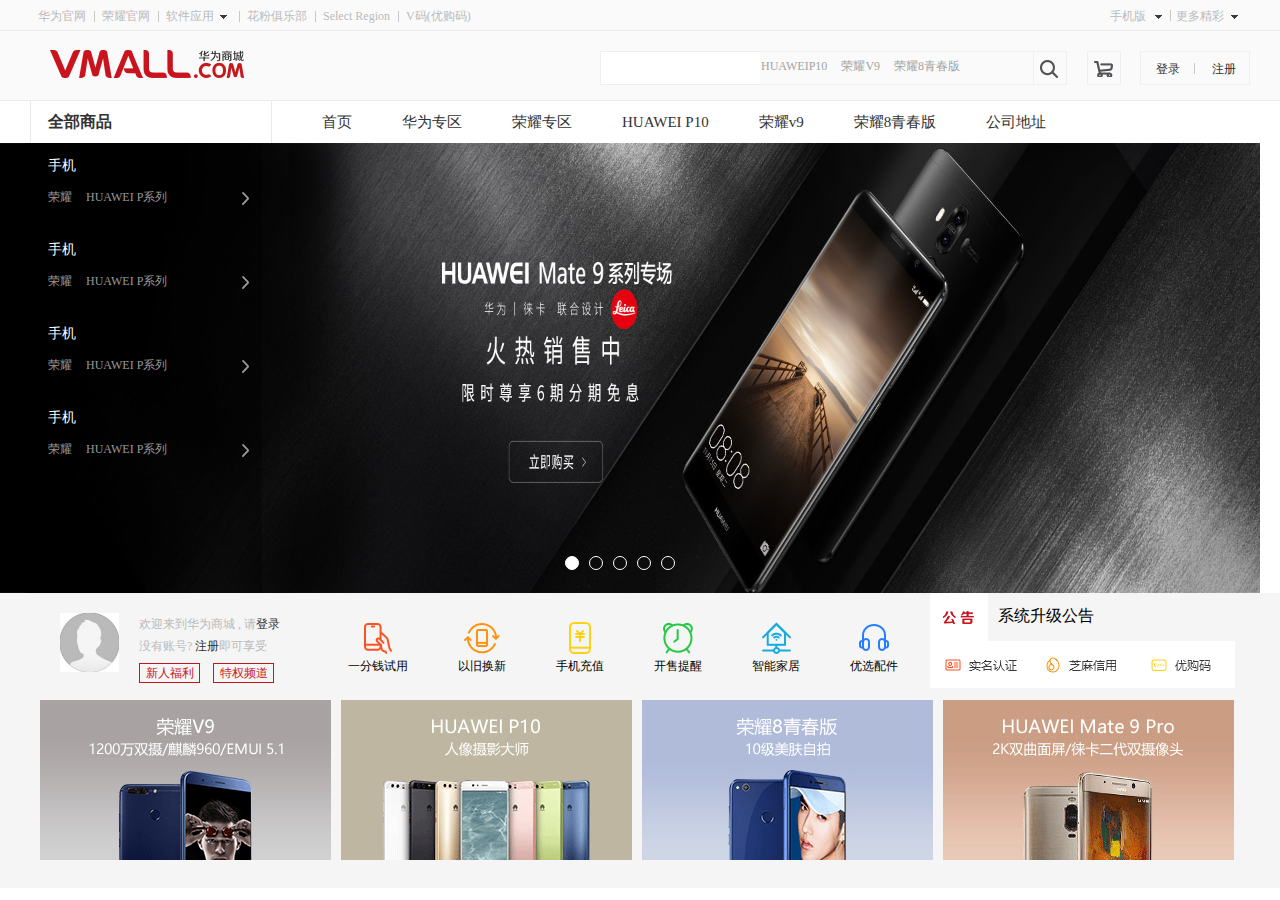
<file: 华为/index.html>
<!DOCTYPE html>
<html>
	<head>
		<meta charset="UTF-8">
		<!--<meta name="viewport" content="width=device-width, user-scalable=no, initial-scale=1.0, maximum-scale=1.0, minimum-scale=1.0" />-->	
		
		<title></title>
		<link rel="stylesheet" type="text/css" href="css/public.css"/>
		<link rel="stylesheet" type="text/css" href="css/index.css"/>
		
		
	</head>
	<body>
		<div class="header clear">
			<div class="h_left fl">
				<ul>
					<li class="hw" style="background: none;"><a href="javascript:void(0)">华为官网</a></li>
					<li><a href="javascript:void(0)">荣耀官网</a></li>
					<li class="nav" >
						<a href="javascript:void(0)">软件应用</a>
						<span class="tllog"></span>
						<ul class="sw">
							<li><a href="javascript:void(0)">EMUI</a></li>
							<li><a href="javascript:void(0)">应用市场</a></li>
							<li><a href="javascript:void(0)">云服务</a></li>
							<li><a href="seach.html">天气查询</a></li>
						</ul>
					</li>
					<li><a href="javascript:void(0)">花粉俱乐部</a></li>
					<li><a href="javascript:void(0)">Select Region</a></li>
					<li><a href="javascript:void(0)">V码(优购码)</a></li>
				</ul>
			</div>
			<!--header右边-->
			<div class="h_rigth fr">
				<ul>
					<li class="phone"><a href="javascript:void(0)">手机版</a><span></span></li>
					<li class="jc"><a href="javascript:void(0)">更多精彩</a><span></span></li>
					
				</ul>	
			</div>
		</div>
		<!--main-->
		<div class="main clear">
			<img class="fl main_left" src="img/main/logo20170312023120.png" alt="" />
			<div class="fr main_right clear">
				<div class="btn fl clear">
					<input class="search fl" type="text"/>
					<div class="icon">
					<a class="icon1" href="javascript:void(0)">HUAWEIP10</a>
					<a class="icon2" href="javascript:void(0)">荣耀V9</a>
					<a class="icon3" href="javascript:void(0)">荣耀8青春版</a>
					</div>
					
					<div class="btn_box"><div class="btn_click fr"></div></div>
				</div>
				<div class="shopping fl">
					<a href="javascript:void(0)"></a>
				</div>
				<div class="login fl">
					<!--登录/注册-->
					<span class="l_l"><a href="javascript:void(0)">登录</a></span>
					<span class="l_z"><a href="javascript:void(0)">注册</a></span>
				</div>
			</div>
		</div>
		<!--商品/轮播-->
		<div class="goods clear">
			
			<div class="goods_top clear fl">
				<div class="all_goods fl">
					<a href="javascript:void(0)">全部商品</a>
				</div>
				<div class="index_goods fl">
					<ul>
						<li><a href="javascript:void(0)">首页</a></li>
						<li><a href="javascript:void(0)">华为专区</a></li>
						<li><a href="javascript:void(0)">荣耀专区</a></li>
						<li><a href="javascript:void(0)">HUAWEI P10</a></li>
						<li><a href="longceng.html">荣耀v9</a></li>
						<li><a href="javascript:void(0)">荣耀8青春版</a></li>
						<li><a href="map.html">公司地址</a></li>
					</ul>
				</div>
			</div>
			<!--轮播-->
			<div class="lunbo">
				<ul class="ul_move clear">
					<li class="active"><img src="img/goods/1.jpg" alt="" /></li>
					<li><img src="img/goods/2.jpg" alt="" /></li>
					<li><img src="img/goods/3.jpg" alt="" /></li>
					<li><img src="img/goods/4.jpg" alt="" /></li>
					<li><img src="img/goods/5.jpg" alt="" /></li>
				</ul>
				<!--round-->
				<div class="round">
				<ul>
					<li class="active"></li>
					<li></li>
					<li></li>
					<li></li>
					<li></li>
				</ul>
			</div>
				<!--左边商品-->
			<div class="sort">
				<div class="s_one">
					<p class="s_phone">手机</p>
					<p class="s_title">
						<a class="s_title1" href="javascript:void(0)">荣耀</a>
						<a href="javascript:void(0)">HUAWEI P系列</a>
						<a class="s_a" href="javascript:void(0)"></a>
					</p>
					<!--展示列表-->
					<div class="list">
						<div class="l_p">
							<a class="" href="javascript:void(0)">浏览手机频道</a>
							<a class="l_s"></a>
						</div>
						<div class="l_brand">
							<ul>
								<li>荣耀</li>
								<li>HUAWEI P系列</li>
								<li>畅玩</li>
								<li>HUAWEI Mate系列</li>
								<li>HUAWEI Nova系列</li>
								<li>华为 G系列</li>
								<li>华为畅享系列</li>
								<li>合约机</li>
							</ul>
						</div>
						<!--img-->
						<div class="l_img">
							<ul>
								<li>
									<img src="img/goods/p1.jpg" alt="" />
									<p class="l_img_p">HUAWEI P10</p>
									<p class="l_img_red">￥ 4288</p>
								</li>
								<li>
									<img src="img/goods/p2.jpg" alt="" />
									<p class="l_img_p">HUAWEI P10</p>
									<p class="l_img_red">￥ 4288</p>
								</li>
								<li>
									<img src="img/goods/p3.jpg" alt="" />
									<p class="l_img_p">HUAWEI P10</p>
									<p class="l_img_red">￥ 4288</p>
								</li>
								<li>
									<img src="img/goods/p4.jpg" alt="" />
									<p class="l_img_p">HUAWEI P10</p>
									<p class="l_img_red">￥ 4288</p>
								</li>
							</ul>
						</div>
					</div>
				</div>
				<!--2-->
				<div class="s_one">
					<p class="s_phone">手机</p>
					<p class="s_title">
						<a class="s_title1" href="javascript:void(0)">荣耀</a>
						<a href="javascript:void(0)">HUAWEI P系列</a>
						<a class="s_a" href="javascript:void(0)"></a>
					</p>
					<!--展示列表-->
					<div class="list list2">
						<div class="l_p">
							<a class="" href="javascript:void(0)">浏览手机频道</a>
							<a class="l_s"></a>
						</div>
						<div class="l_brand">
							<ul>
								<li>荣耀</li>
								<li>HUAWEI P系列</li>
								<li>畅玩</li>
								<li>HUAWEI Mate系列</li>
								<li>HUAWEI Nova系列</li>
								<li>华为 G系列</li>
								<li>华为畅享系列</li>
								<li>合约机</li>
							</ul>
						</div>
						<!--img-->
						<div class="l_img">
							<ul>
								<li>
									<img src="img/goods/b1.jpg" alt="" />
									<p class="l_img_p">HUAWEI P10</p>
									<p class="l_img_red">￥ 4288</p>
								</li>
								<li>
									<img src="img/goods/b2.jpg" alt="" />
									<p class="l_img_p">HUAWEI P10</p>
									<p class="l_img_red">￥ 4288</p>
								</li>
								<li>
									<img src="img/goods/b3.jpg" alt="" />
									<p class="l_img_p">HUAWEI P10</p>
									<p class="l_img_red">￥ 4288</p>
								</li>
								<li>
									<img src="img/goods/b4.jpg" alt="" />
									<p class="l_img_p">HUAWEI P10</p>
									<p class="l_img_red">￥ 4288</p>
								</li>
							</ul>
						</div>
					</div>
				</div>
				<!--2-->
				<!--3-->
				<div class="s_one">
					<p class="s_phone">手机</p>
					<p class="s_title">
						<a class="s_title1" href="javascript:void(0)">荣耀</a>
						<a href="javascript:void(0)">HUAWEI P系列</a>
						<a class="s_a" href="javascript:void(0)"></a>
					</p>
					<!--展示列表-->
					<div class="list list3">
						<div class="l_p">
							<a class="" href="javascript:void(0)">浏览手机频道</a>
							<a class="l_s"></a>
						</div>
						<div class="l_brand">
							<ul>
								<li>荣耀</li>
								<li>HUAWEI P系列</li>
								<li>畅玩</li>
								<li>HUAWEI Mate系列</li>
								<li>HUAWEI Nova系列</li>
								<li>华为 G系列</li>
								<li>华为畅享系列</li>
								<li>合约机</li>
							</ul>
						</div>
						<!--img-->
						<div class="l_img">
							<ul>
								<li>
									<img src="img/goods/bs1.jpg" alt="" />
									<p class="l_img_p">HUAWEI P10</p>
									<p class="l_img_red">￥ 4288</p>
								</li>
								<li>
									<img src="img/goods/bs2.jpg" alt="" />
									<p class="l_img_p">HUAWEI P10</p>
									<p class="l_img_red">￥ 4288</p>
								</li>
								<li>
									<img src="img/goods/bs3.jpg" alt="" />
									<p class="l_img_p">HUAWEI P10</p>
									<p class="l_img_red">￥ 4288</p>
								</li>
								<li>
									<img src="img/goods/bs4.jpg" alt="" />
									<p class="l_img_p">HUAWEI P10</p>
									<p class="l_img_red">￥ 4288</p>
								</li>
							</ul>
						</div>
					</div>
				</div>
				<!--3-->
				<!--4-->
				<div class="s_one">
					<p class="s_phone">手机</p>
					<p class="s_title">
						<a class="s_title1" href="javascript:void(0)">荣耀</a>
						<a href="javascript:void(0)">HUAWEI P系列</a>
						<a class="s_a" href="javascript:void(0)"></a>
					</p>
					<!--展示列表-->
					<div class="list list4">
						<div class="l_p">
							<a class="" href="javascript:void(0)">浏览手机频道</a>
							<a class="l_s"></a>
						</div>
						<div class="l_brand">
							<ul>
								<li>荣耀</li>
								<li>HUAWEI P系列</li>
								<li>畅玩</li>
								<li>HUAWEI Mate系列</li>
								<li>HUAWEI Nova系列</li>
								<li>华为 G系列</li>
								<li>华为畅享系列</li>
								<li>合约机</li>
							</ul>
						</div>
						<!--img-->
						<div class="l_img">
							<ul>
								<li>
									<img src="img/goods/f1 (1).jpg" alt="" />
									<p class="l_img_p">HUAWEI P10</p>
									<p class="l_img_red">￥ 4288</p>
								</li>
								<li>
									<img src="img/goods/f1 (2).jpg" alt="" />
									<p class="l_img_p">HUAWEI P10</p>
									<p class="l_img_red">￥ 4288</p>
								</li>
								<li>
									<img src="img/goods/f1 (3).jpg" alt="" />
									<p class="l_img_p">HUAWEI P10</p>
									<p class="l_img_red">￥ 4288</p>
								</li>
								<li>
									<img src="img/goods/f1 (1).png" alt="" />
									<p class="l_img_p">HUAWEI P10</p>
									<p class="l_img_red">￥ 4288</p>
								</li>
							</ul>
						</div>
					</div>
				</div>
				<!--4-->
			</div>
			
			
			</div>
			<!--轮播-->
			
		</div>
		<!--content-->
		<div class="content">
			<div class="c_top clear">
				<div class="zhuce fl clear">
					<img src="img/main/img88.jpg" class="fl" alt="" />
					<div class="z_r fl">
						<p class="z_p1">欢迎来到华为商城 , 请<a href="javascript:void(0)">登录</a></p>
						<p class="z_p2">没有账号? <a href="javascript:void(0)">注册</a>即可享受</p>
						<div class="z_b clear">
							<span class="z_b1 fl">新人福利</span>
							<span class="fl">特权频道</span>
						</div>
					</div>
				</div>
				<div class="icons fl">
					<ul>
						<li style="margin-left: 20px;">
							<img src="img/main/6.png" alt="" />
							<p>一分钱试用</p>
						</li>
						<li><img src="img/main/2.png" alt="" />
						<p>以旧换新</p>
						</li>
						<li><img src="img/main/1.png" alt="" />
						<p>手机充值</p>
						</li>
						<li><img src="img/main/5.png" alt="" />
						<p>开售提醒</p>
						</li>
						<li><img src="img/main/3.png" alt="" />
						<p>智能家居</p>
						</li>
						<li style="padding-right: 0;"><img src="img/main/4.png" alt="" />
						<p>优选配件</p>
						</li>
					</ul>
				</div>
				<div class="gonggao fl">
					<div class="wufeng clear">
						<div class="fl"><img src="img/title.gif" alt="" /></div>
						<div class="fl scolls">
							<ul>
								<li>系统升级公告</li>
								<li>荣耀绅士节</li>
								<li>华为畅享7 Plus首发公告</li>
								<li>1分钱试用 家庭产品专场</li>
								<li>华为畅享7 Plus 以旧换新</li>
							</ul>
						</div>
					</div>
					<div>
						<img src="img/wufeng.gif" alt="" />
					</div>
				</div>
			</div>
			<div class="fangdajing">
				<ul>
					<li><a href="blow .html"><img src="img/main/dangdajing1.gif" alt="" /></a></li>
					<li><img src="img/main/fangdajing2.gif" alt="" /></li>
					<li><img src="img/main/fangdajing3.gif" alt="" /></li>
					<li style="margin-right: 0;"><img src="img/main/fangdajing4.gif" alt="" /></li>
				</ul>
			</div>
		</div>
		
		<script src="jquery-3.1.1.js"></script>
		<script src="js/index.js"></script>
	</body>
</html>
</file>
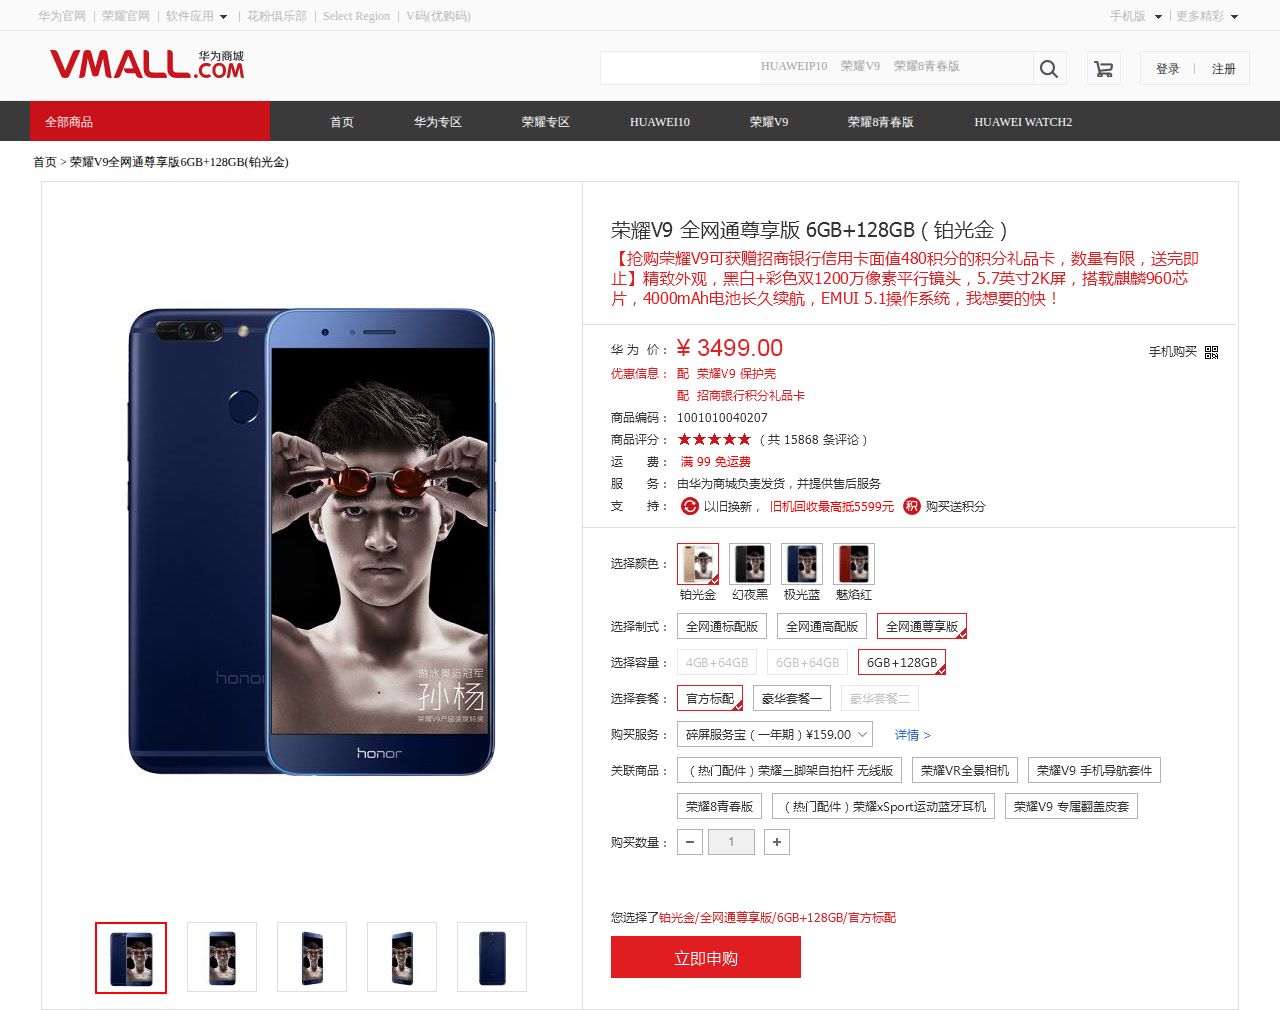
<file: 华为/blow .html>
<!DOCTYPE html>
<html>
	<head>
		<meta charset="UTF-8">
		<title></title>
		<link rel="stylesheet" type="text/css" href="css/blow.css"/>
		<link rel="stylesheet" href="css/public.css" />
		
	</head>
	<body>
			<div class="header clear">
			<div class="h_left fl">
				<ul>
					<li class="hw" style="background: none;"><a href="javascript:void(0)">华为官网</a></li>
					<li><a href="javascript:void(0)">荣耀官网</a></li>
					<li class="nav" >
						<a href="javascript:void(0)">软件应用</a>
						<span class="tllog"></span>
						<ul class="sw">
							<li><a href="javascript:void(0)">EMUI</a></li>
							<li><a href="javascript:void(0)">应用市场</a></li>
							<li><a href="javascript:void(0)">云服务</a></li>
							<li><a href="javascript:void(0)">开发者联盟</a></li>
						</ul>
					</li>
					<li><a href="javascript:void(0)">花粉俱乐部</a></li>
					<li><a href="javascript:void(0)">Select Region</a></li>
					<li><a href="javascript:void(0)">V码(优购码)</a></li>
				</ul>
			</div>
			<!--header右边-->
			<div class="h_rigth fr">
				<ul>
					<li class="phone"><a href="javascript:void(0)">手机版</a><span></span></li>
					<li class="jc"><a href="javascript:void(0)">更多精彩</a><span></span></li>
					
				</ul>	
			</div>
		</div>
		<!--main-->
		<div class="main clear">
			<img class="fl main_left" src="img/main/logo20170312023120.png" alt="" />
			<div class="fr main_right clear">
				<div class="btn fl clear">
					<input class="search fl" type="text"/>
					<div class="icon">
					<a class="icon1" href="javascript:void(0)">HUAWEIP10</a>
					<a class="icon2" href="javascript:void(0)">荣耀V9</a>
					<a class="icon3" href="javascript:void(0)">荣耀8青春版</a>
					</div>
					
					<div class="btn_box"><div class="btn_click fr"></div></div>
				</div>
				<div class="shopping fl">
					<a href="javascript:void(0)"></a>
				</div>
				<div class="login fl">
					<!--登录/注册-->
					<span class="l_l"><a href="javascript:void(0)">登录</a></span>
					<span class="l_z"><a href="javascript:void(0)">注册</a></span>
				</div>
			</div>
		</div>
		<!--导航-->
		<div class="nav_list">
			<ul>
				<li>
					<ul class="shop">
						<li><a href="javascript:void(0)">全部商品</a></li>
					</ul>
				</li>
				<li><a href="javascript:void(0)">首页</a></li>
				<li><a href="javascript:void(0)">华为专区</a></li>
				<li><a href="javascript:void(0)">荣耀专区</a></li>
				<li><a href="javascript:void(0)">HUAWEI10</a></li>
				<li><a href="javascript:void(0)">荣耀V9</a></li>
				<li><a href="javascript:void(0)">荣耀8青春版</a></li>
				<li><a href="javascript:void(0)">HUAWEI WATCH2</a></li>
			</ul>
		</div>
		<!--放大镜-->
		<div class="big">
			<p>首页 > 荣耀V9全网通尊享版6GB+128GB(铂光金)</p>
			<div class="big_box clear">
				<div class="b_left fl">
					<div class="small">
						
						<ul class="move">
							<div class="mask"></div>
							<li class="active"><img  src="img/big/b1.jpg" alt="" /></li>
							<li><img src="img/big/b2.jpg" alt="" /></li>
							<li><img src="img/big/b3.jpg" alt="" /></li>
							<li><img src="img/big/b4.jpg" alt="" /></li>
							<li><img src="img/big/b5.jpg" alt="" /></li>
						</ul>
						
					</div>
					<div class="big_imgs">
						<ul>
							<li><img src="img/big/b1.jpg" alt="" /></li>	
							<li><img src="img/big/b2.jpg" alt="" /></li>
							<li><img src="img/big/b3.jpg" alt="" /></li>
							<li><img src="img/big/b4.jpg" alt="" /></li>
							<li><img src="img/big/b5.jpg" alt="" /></li>
						</ul>
					</div>	
					<div class="option">
						<ul>
							<li class="borders"><img src="img/big/s_1 (3).jpg" alt="" /></li>
							<li><img src="img/big/s_1 (2).jpg" alt="" /></li>
							<li><img src="img/big/s_1 (7).jpg" alt="" /></li>
							<li><img src="img/big/s_1 (9).jpg" alt="" /></li>
							<li><img src="img/big/s_1 (1).jpg" alt="" /></li>					
						</ul>
					</div>
				</div>
				<div class="b_right fl">
					<img src="img/louceng/bgs.gif" alt="" />
				</div>
			</div>
		</div>
		<script src="jquery-3.1.1.js"></script>
		<script src="js/index.js"></script>
		<script src="js/blow.js"></script>
	</body>
</html>
</file>
<file: 华为/css/public.css>
html,body,div,p,h1,h2,h3,h4,p,img,ul,ol{
	padding: 0;
	margin: 0;
}
li{
	list-style: none;
}
img{
	border: none;
	vertical-align: middle;
}
input{
	outline: none;
}
a{
	font-family:"microsoft yahei";
	text-decoration: none;
	font-size: 12px;
	color: #333333;
}
em{
	font-style: normal;
}
.fl{
	float:left;
}
.fr{
	float: right;
}

.clear:after{
	content: "";
	display: block;
	clear: both;
	height: 0;
	overflow: hidden;
	visibility: hidden;
}
</file>
<file: 华为/css/index.css>
.header {
	width: 100%;
	height: 30px;
	border-bottom: 1px solid #eaeaea;
	background: #fafafa;
	line-height: 30px;
}

.h_left {
	width: 475px;
	padding-left: 30px;
}

.h_left ul li {
	float: left;
	padding: 0 8px;
	background: url(../img2/twig.gif) no-repeat 0 11px;
}

.nav ul li {
	float: none;
	background: none;
}

.h_left ul li a {
	font-size: 12px;
	color: #bbbbbb;
}

.nav {
	width: 65px;
	position: relative;
}

.tllog {
	position: absolute;
	width: 7px;
	height: 4px;
	display: block;
	right: 12px;
	top: 15px;
	background: url(../img/icon2.png) no-repeat -14px 0;
}

.sw {
	z-index: 2;
	position: absolute;
	background: white;
	left: -1px;
	width: 80px;
	display: none;
	background: white;
	border: 1px solid #eaeaea;
}

.sw li {
	height: 30px;
	width: 80px;
}


/*header 右边*/

.h_rigth {
	width: 140px;
	height: 30px;
	margin-right: 30px;
}

.h_rigth li {
	float: left;
}

.h_rigth li a {
	color: #bbbbbb;
}

.phone {
	padding-right: 25px;
	position: relative;
	background: url(../img2/twig.gif) no-repeat right center;
}

.phone span {
	position: absolute;
	width: 7px;
	height: 4px;
	top: 15px;
	left: 45px;
	background: url(../img/icon2.png) no-repeat -14px 0;
}

.jc {
	margin-left: 5px;
	padding-right: 12px;
	position: relative;
}

.jc span {
	position: absolute;
	width: 7px;
	height: 4px;
	background: url(../img/icon2.png) no-repeat -14px 0;
	top: 15px;
	left: 55px;
}


/*main*/

.main {
	width: 100%;
	height: 69px;
	border-bottom: 1px solid #eaeaea;
	background: #fafafa;
}

.main_left {
	margin-left: 30px;
}

.main_right {
	margin-right: 30px;
	width: 650px;
	height: 69px;
	/*background: red;*/
}


/*btn*/

.btn {
	width: 465px;
	height: 32px;
	border: 1px solid #eeeeee;
	margin-top: 20px;
	position: relative;
}

.search {
	width: 433;
	height: 30px;
	border: none;
	/*color:#eeeeee ;*/
	font-size: 12px;
}

.icon {
	position: absolute;
	left: 160px;
	top: 4px;
	display: block;
}

.icon a {
	margin-right: 10px;
	color: #a3a3a3;
}

.btn_box {
	width: 32px;
	height: 32px;
	border-left: 1px solid #eeeeee;
	float: right;
}


/*.btn_box:hover{
	background-color: black;
	background: url(../img/icon11.png) no-repeat 0 0;
	background-position: ;
}*/

.btn_click {
	width: 18px;
	height: 18px;
	margin-top: 8px;
	margin-right: 8px;
	/*border-left:1px solid red;*/
	background: url(../img/icon11.png) no-repeat -18px 0;
}

.shopping {
	width: 32px;
	height: 32px;
	border: 1px solid #eeeeee;
	margin-top: 20px;
	margin-left: 20px;
	position: relative;
}

.shopping a {
	display: block;
	width: 19px;
	height: 17px;
	position: absolute;
	left: 6px;
	top: 8px;
	background: url(../img/icon2.png) no-repeat -204px 0;
}

.login {
	width: 108px;
	height: 32px;
	border: 1px solid #eeeeee;
	margin-top: 20px;
	margin-left: 19px;
	line-height: 32px;
}

.l_l {
	display: inline-block;
	width: 54px;
	height: 30px;
	font-size: 12px;
	color: #333333;
	text-align: center;
	background: url(../img2/twig.gif) no-repeat right center;
}

.l_z {
	display: inline-block;
	width: 49px;
	height: 12px;
	font-size: 12px;
	color: #333333;
	text-align: center;
}


/*商品、轮播*/

.goods {
	width: 100%;
	height: 492px;
	/*background: red;*/
}

.goods_top {
	width: 100%;
}

.all_goods {
	width: 30% height: 42px;
	/*border: 1px solid beige;*/
}

.all_goods a {
	font-weight: bold;
	line-height: 42px;
	margin-left: 30px;
	display: block;
	width: 223px;
	padding-left: 17px;
	height: 42px;
	border-left: 1px solid #eaeaea;
	border-right: 1px solid #eaeaea;
	font-size: 16px;
}

.index_goods {
	width: 70%;
	height: 42px;
}

.index_goods ul li {
	float: left;
	margin-left: 50px
}

.index_goods ul li a {
	display: block;
	height: 34px;
	/*border-bottom: 2px solid black;*/
	font-size: 15px;
	line-height: 42px;
}

.lunbo {
	position: relative;
	width: 1260px;
	height: 450px;
	overflow: hidden;
}

.round {
	width: 150px;
	height: 12px;
	position: absolute;
	bottom: 25px;
	left: 50%;
	margin-left: -75px;
	/*z-index: 2;*/
}

.active {
	width: 12px;
	height: 12px;
	background: white;
}

.round li {
	margin-left: 10px;
	width: 12px;
	height: 12px;
	float: left;
	border: 1px solid white;
	border-radius: 50%;
}

.ul_move {
	width: 9999px;
	position: absolute;
}

.ul_move li {
	float: left;
	display: none;
}

.ul_move li.active {
	display: block;
}

.lunbo ul li img {
	width: 1280px;
	height: 450px;
}


/*sort*/

.sort {
	position: absolute;
	width: 214px;
	height: 450px;
	background: #141414;
	background: rgba(0, 0, 0, 0.3);
	padding: 14px 0 20px 48px;
}

.s_phone {
	font-size: 14px;
	color: white;
	margin-bottom: 12px;
}

.s_title a {
	font-size: 12px;
	color: #999999;
}

.s_title {
	position: relative;
}

.s_a {
	position: absolute;
	width: 7px;
	height: 13px;
	display: block;
	background: url(../img/icon2.png) no-repeat -28px 0;
	top: 5px;
	right: 13px;
}

.s_title1 {
	margin-right: 10px;
}


/*列表*/

.s_one {
	position: relative;
	padding-bottom: 35px;
}

.list {
	position: absolute;
	width: 644px;
	height: 450px;
	background: white;
	top: -14px;
	left: 214px;
	display: none;
}

.list2 {
	position: absolute;
	top: -101px;
}

.list3 {
	position: absolute;
	top: -188px;
}

.list4 {
	position: absolute;
	top: -275px;
}

.l_p {
	height: 68px;
	border-bottom: 1px solid #eaeaea;
	padding: 0 28px 0 40px;
	line-height: 68px;
	position: relative;
}

.l_p a {
	font-size: 14px;
	line-height: 68px;
	color: #ca151d;
}

.l_s {
	width: 7px;
	height: 13px;
	right: 15px;
	top: 24px;
	position: absolute;
	background: url(../img/icon2.png) no-repeat -56px 0;
}

.l_brand {
	padding: 40px 0 40px 40px;
	height: 60px;
	border-bottom: 1px solid #eaeaea;
}

.l_brand ul li {
	margin-right: 40px;
	line-height: 30px;
	float: left;
	font-size: 12px;
}

.l_img {
	height: 239px;
	border-bottom: 1px solid #eaeaea;
}

.l_img li {
	float: left;
	width: 160px;
	height: 239px;
	border-right: 1px solid #eaeaea;
}

.l_img li img {
	margin-left: 12px;
	margin-bottom: 18px;
	margin-top: 27px;
	width: 142px !important;
	height: 142px !important;
}

.l_img li p {
	font-size: 10px;
	text-align: center;
}

.l_img_p {
	margin-bottom: 10px;
}

.l_img_red {
	color: red;
}


/*content*/

.content {
	width: 100%;
	height: 295px;
	background: #f5f5f5;
}


/*.c_top{
	width: 100%;
	height: 97px;
}*/

.c_top {
	width: 1200px;
	height: 97px;
	/*background: red;*/
	margin: 0 auto;
	margin-bottom: 10px;
}

.zhuce {
	width: 288px;
	height: 97px;
	/*background: gold;*/
}

.zhuce img {
	width: 59px;
	height: 59px;
	margin-left: 20px;
	margin-top: 20px;
}

.z_r {
	width: 180px;
	height: 97px;
	
	margin-left: 20px;
}

.z_r p {
	font-size: 12px;
	color: #bababa;
}

.z_b span {
	width: 59px;
	height: 18px;
	display: block;
	font-size: 12px;
	border: 1px solid #ca141d;
	color: #ca141d;
	line-height: 18px;
	text-align: center;
}

.z_b span:hover {
	/*background: #ca141d;*/
	color: white;
}

.z_b1 {
	margin-right: 13px;
}

.z_p1 {
	margin-top: 23px;
}

.z_p2 {
	margin-top: 5px;
	margin-bottom: 8px;
}

.icons {
	width: 602px;
	height: 97px;
	/*background: darkolivegreen;*/
}

.icons li {
	float: left;
	padding-right: 50px;
	margin-top: 25px;
	text-align: center;
}

.icons li p {
	font-size: 12px;
}

.icons li p:hover {
	color: #ca141d;
}

.gonggao {
	width: 305px;
	height: 97px;
	/*background: gray;*/
}

.fangdajing {
	width: 1200px;
	height: 160px;
	margin: 0 auto;
}

.fangdajing li {
	float: left;
	margin-right: 10px;
}

.wufeng {
	width: 300px;
	height: 45px;
}

.scolls {
	padding-left: 10px;
	height: 45px;
	width: 220px;
	line-height: 45px;
	overflow: hidden;
}

.scolls:hover {
	color: red;
}
</file>
<file: 华为/css/blow.css>
.header {
	width: 100%;
	height: 30px;
	border-bottom: 1px solid #eaeaea;
	background: #fafafa;
	line-height: 30px;
}

.h_left {
	width: 475px;
	padding-left: 30px;
}

.h_left ul li {
	float: left;
	padding: 0 8px;
	background: url(../img2/twig.gif) no-repeat 0 11px;
}

.nav ul li {
	float: none;
	background: none;
}

.h_left ul li a {
	font-size: 12px;
	color: #bbbbbb;
}

.nav {
	width: 65px;
	position: relative;
}

.tllog {
	position: absolute;
	width: 7px;
	height: 4px;
	display: block;
	right: 12px;
	top: 15px;
	background: url(../img/icon2.png) no-repeat -14px 0;
}

.sw {
	z-index: 2;
	position: absolute;
	background: white;
	left: -1px;
	width: 80px;
	display: none;
	background: white;
	border: 1px solid #eaeaea;
}

.sw li {
	height: 30px;
	width: 80px;
}


/*header 右边*/

.h_rigth {
	width: 140px;
	height: 30px;
	margin-right: 30px;
}

.h_rigth li {
	float: left;
}

.h_rigth li a {
	color: #bbbbbb;
}

.phone {
	padding-right: 25px;
	position: relative;
	background: url(../img2/twig.gif) no-repeat right center;
}

.phone span {
	position: absolute;
	width: 7px;
	height: 4px;
	top: 15px;
	left: 45px;
	background: url(../img/icon2.png) no-repeat -14px 0;
}

.jc {
	margin-left: 5px;
	padding-right: 12px;
	position: relative;
}

.jc span {
	position: absolute;
	width: 7px;
	height: 4px;
	background: url(../img/icon2.png) no-repeat -14px 0;
	top: 15px;
	left: 55px;
}


/*main*/

.main {
	width: 100%;
	height: 69px;
	border-bottom: 1px solid #eaeaea;
	background: #fafafa;
}

.main_left {
	margin-left: 30px;
}

.main_right {
	margin-right: 30px;
	width: 650px;
	height: 69px;
	/*background: red;*/
}


/*btn*/

.btn {
	width: 465px;
	height: 32px;
	border: 1px solid #eeeeee;
	margin-top: 20px;
	position: relative;
}

.search {
	width: 433;
	height: 30px;
	border: none;
	/*color:#eeeeee ;*/
	font-size: 12px;
}

.icon {
	position: absolute;
	left: 160px;
	top: 4px;
	display: block;
}

.icon a {
	margin-right: 10px;
	color: #a3a3a3;
}

.btn_box {
	width: 32px;
	height: 32px;
	border-left: 1px solid #eeeeee;
	float: right;
}


/*.btn_box:hover{
	background-color: black;
	background: url(../img/icon11.png) no-repeat 0 0;
	background-position: ;
}*/

.btn_click {
	width: 18px;
	height: 18px;
	margin-top: 8px;
	margin-right: 8px;
	/*border-left:1px solid red;*/
	background: url(../img/icon11.png) no-repeat -18px 0;
}

.shopping {
	width: 32px;
	height: 32px;
	border: 1px solid #eeeeee;
	margin-top: 20px;
	margin-left: 20px;
	position: relative;
}

.shopping a {
	display: block;
	width: 19px;
	height: 17px;
	position: absolute;
	left: 6px;
	top: 8px;
	background: url(../img/icon2.png) no-repeat -204px 0;
}

.login {
	width: 108px;
	height: 32px;
	border: 1px solid #eeeeee;
	margin-top: 20px;
	margin-left: 19px;
	line-height: 32px;
}

.l_l {
	display: inline-block;
	width: 54px;
	height: 30px;
	font-size: 12px;
	color: #333333;
	text-align: center;
	background: url(../img2/twig.gif) no-repeat right center;
}

.l_z {
	display: inline-block;
	width: 49px;
	height: 12px;
	font-size: 12px;
	color: #333333;
	text-align: center;
}
/*nav*/
.nav_list{ 
	width: 100%;
	height: 40px;
	background: #3a3a3a;
	
	}
.nav_list li{
	line-height: 40px;
	float: left;
	margin-right: 60px;
	
}
.nav_list li a{
	color: white;
	font-size: 12px;
}
.shop{
	width: 240px;
	height: 40px;
	background: #c81118;
	margin-left: 30px;
}
.shop li{
	margin-left: 15px;
}
.big{
	width: 100%;
	
}
.big p{
	margin-left: 33px;
	width: 700px;
	height: 40px;
	font-size: 12px;
	line-height: 40px;
}
.big_box{
	margin: 0 auto;
	width: 1196px;
	height: 827px;
	border: 1px solid #dedede;
}
.b_left{
	width: 540px;
	height: 827px;
	border-right: 1px solid #dedede;
	position: relative;
}
.small{
	height: 620px;
	margin-top: 120px;
	margin-left: 30px;
	
}
.move{
	width: 510px;
	height: 480px;
	position: relative;
}
.mask{
	position: absolute;
	left: 0;
	top: 0; 	
	width: 240px;
	height: 240px;
	background: gray;
	opacity: 0.5;
	display: none;
	cursor: move;
}
.big_imgs{
	display: none;
}
.small ul li img{
	width: 480px;
	height: 480px;
}
.small ul li{
	display: none;
}
.small ul li.active{

	display: block;
}
.option{
	width: 540px;
	height: 68px;
	margin-left: 53px;
}

.option li{
	width: 68px;
	height: 68px;
	float: left;
	border: 1px solid #dedede;
	text-align: center;
	line-height: 68px;
	margin-right: 20px;
}
.option ul li.borders{
	border:2px solid red
}
.big_imgs li  img{
	width: 800px;
	height: 800px;
}
.big_imgs{
	position: absolute;
	width: 500px;
	height: 500px;
	left: 550px;
	top: 110px;
	overflow: hidden;
}
.big_imgs ul{
	position: relative;
}
.big_imgs li  img{
	position: absolute;
	left: 0;
	top: 0;
}
</file>
